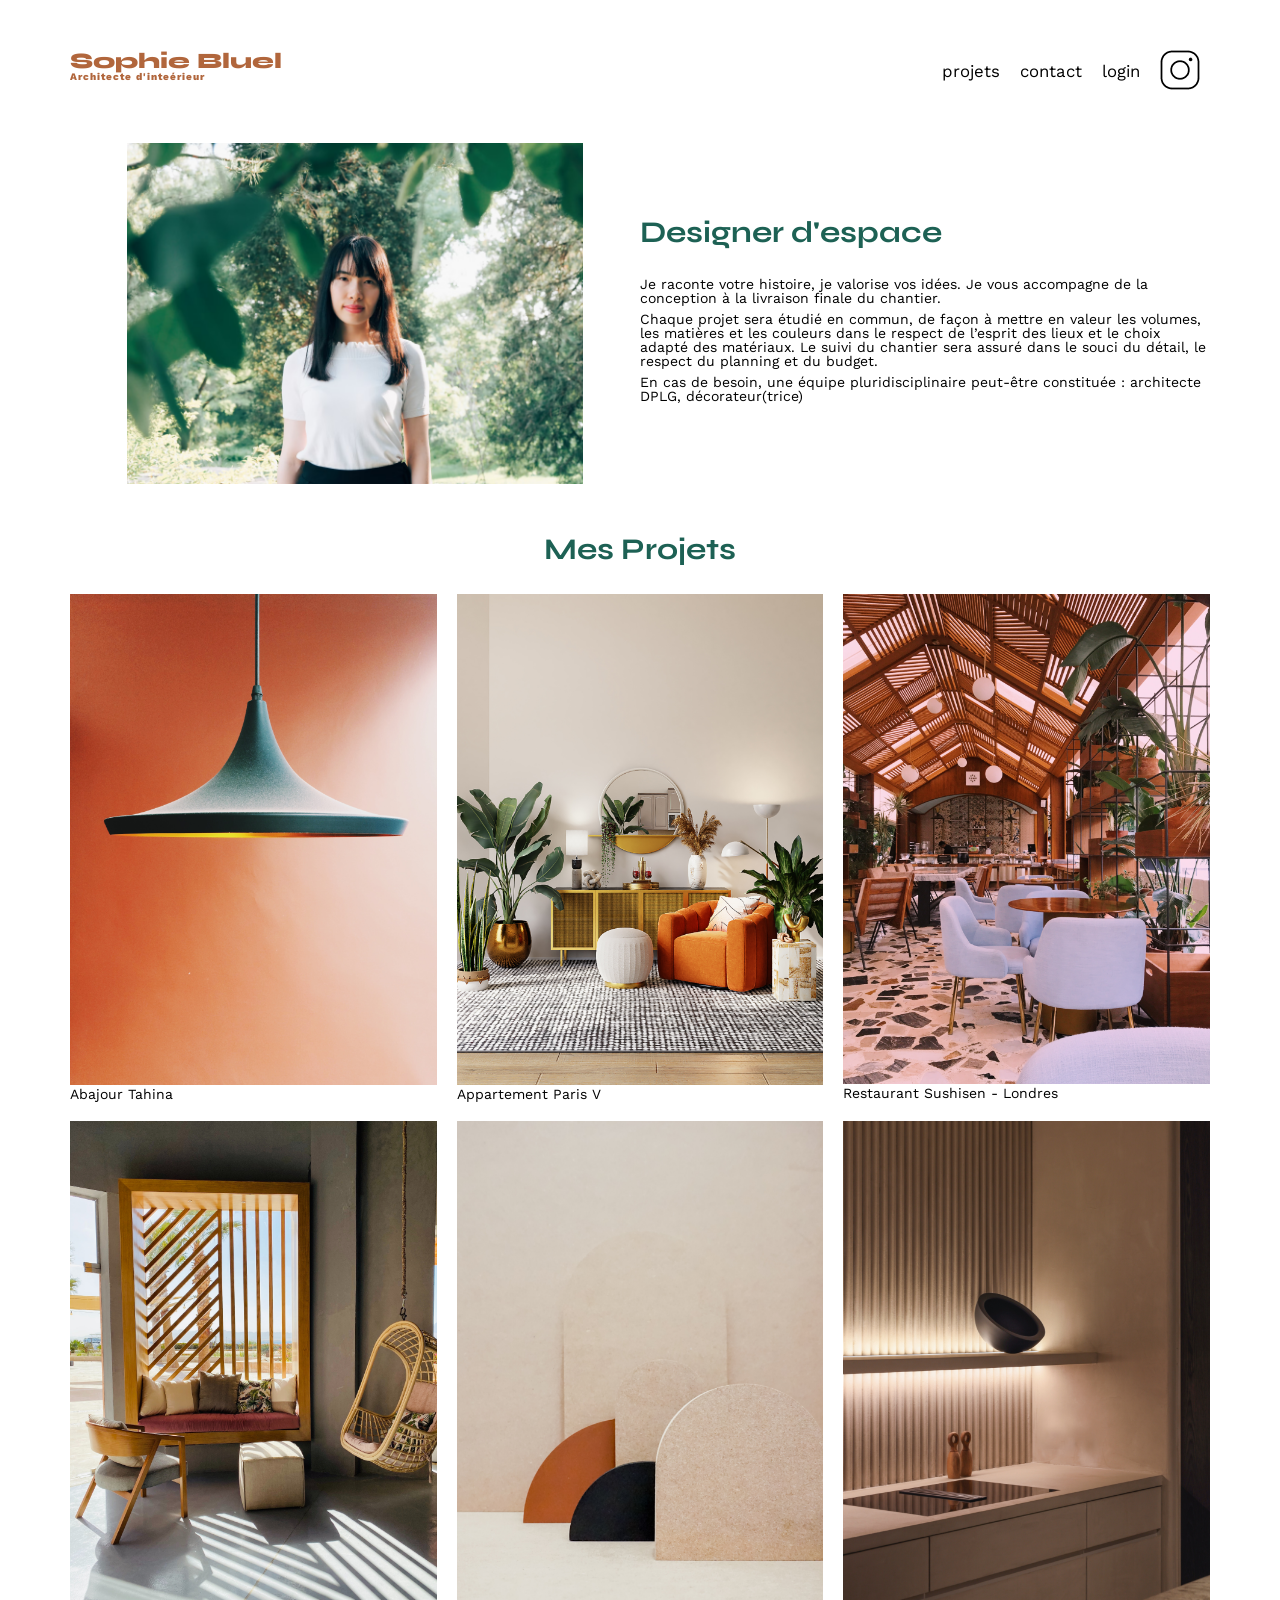
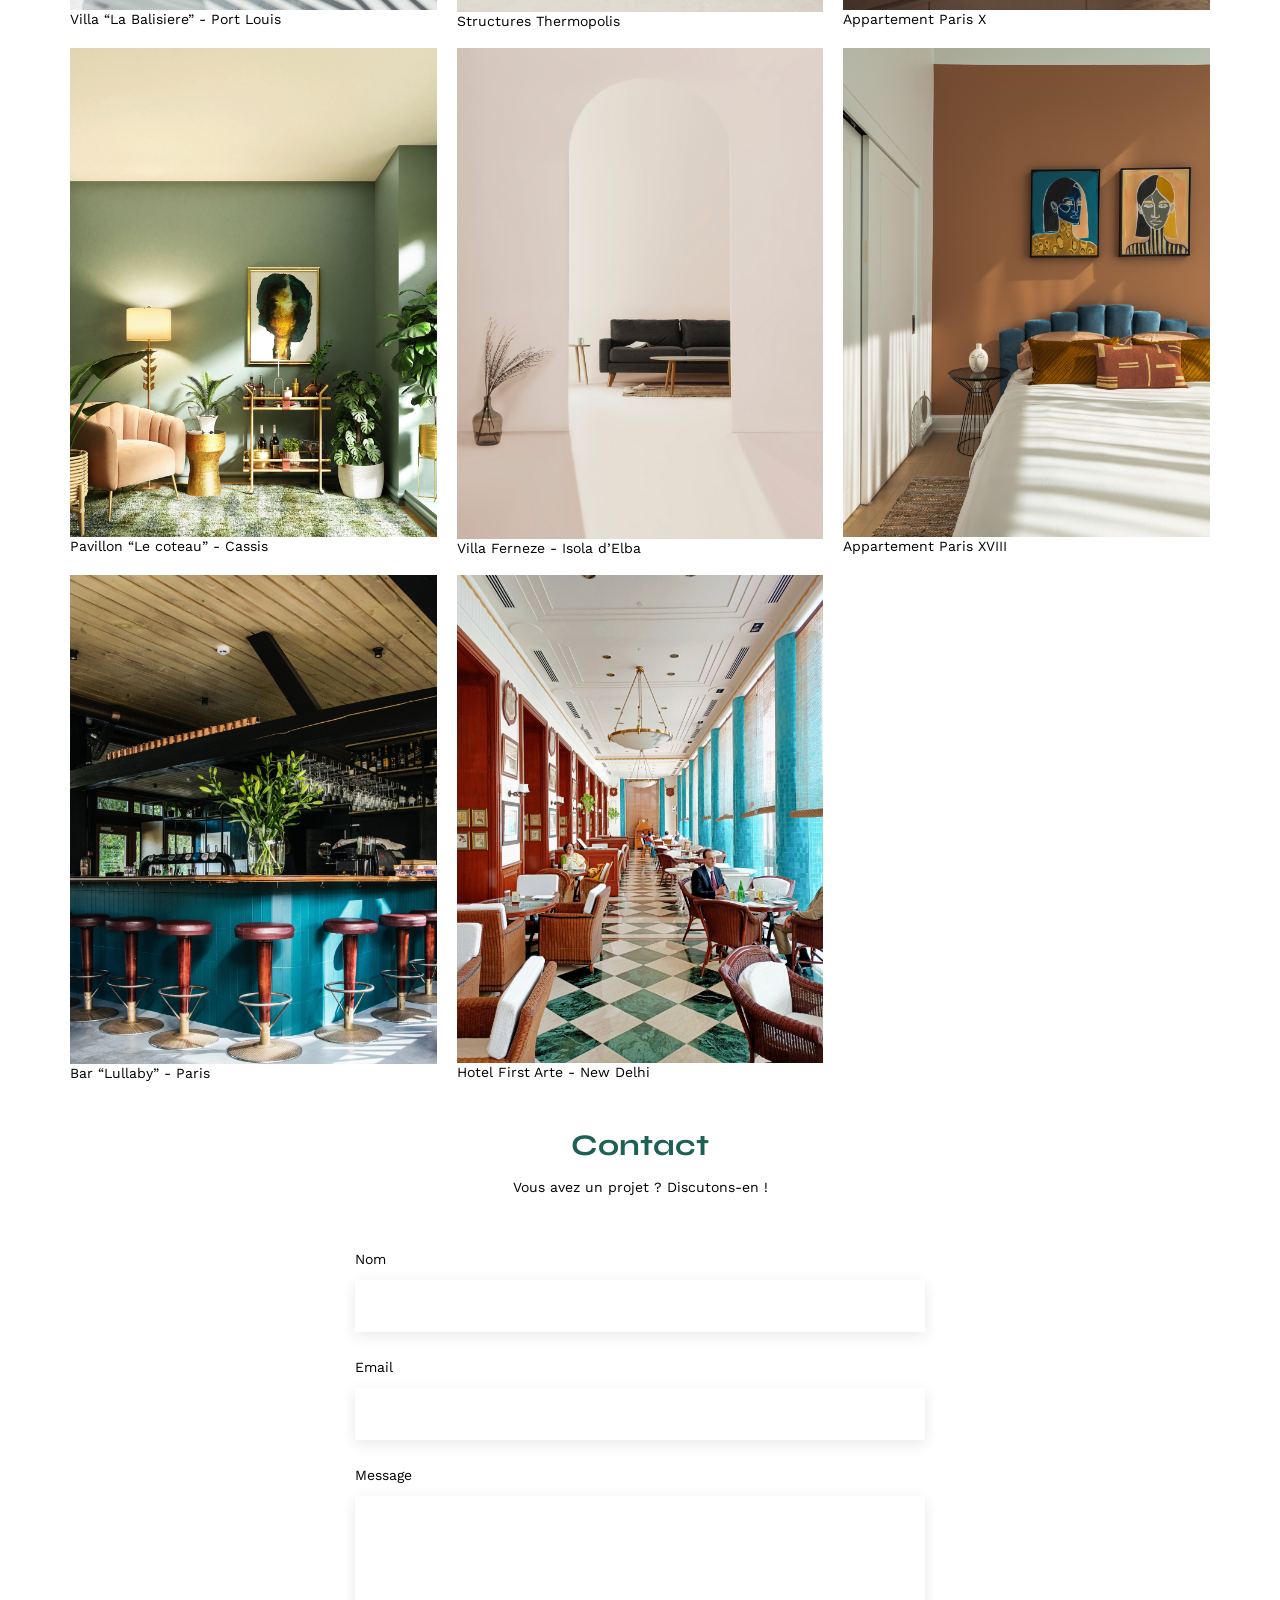
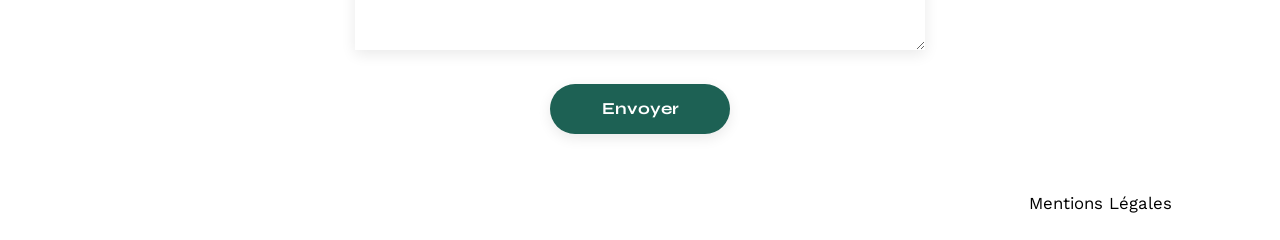
<file: Backend/Portfolio-architecte-sophie-bluel-master/FrontEnd/index.html>
<!DOCTYPE html>
<html lang="fr">
<head>
	<meta charset="UTF-8">
	<title>Sophie Bluel - Architecte d'intérieur</title>
	<meta name="viewport" content="width=device-width, initial-scale=1.0">
	<link rel="preconnect" href="https://fonts.googleapis.com">
	<link rel="preconnect" href="https://fonts.gstatic.com" crossorigin>
	<link href="https://fonts.googleapis.com/css2?family=Syne:wght@700;800&family=Work+Sans&display=swap" rel="stylesheet">
	<meta name="description" content="">
	<link rel="stylesheet" href="./assets/style.css">
</head>
<body>
<header>
	<h1>Sophie Bluel <span>Architecte d'inteérieur</span></h1>
	<nav>
		<ul>
			<li>projets</li>
			<li>contact</li>
			<li>login</li>
			<li><img src="./assets/icons/instagram.png" alt="Instagram"></li>
		</ul>
	</nav>
</header>
<main>
	<section id="introduction">
		<figure>
			<img src="./assets/images/sophie-bluel.png" alt="">
		</figure>
		<article>
			<h2>Designer d'espace</h2>
			<p>Je raconte votre histoire, je valorise vos idées. Je vous accompagne de la conception à la livraison finale du chantier.</p>
			<p>Chaque projet sera étudié en commun, de façon à mettre en valeur les volumes, les matières et les couleurs dans le respect de l’esprit des lieux et le choix adapté des matériaux. Le suivi du chantier sera assuré dans le souci du détail, le respect du planning et du budget.</p>
			<p>En cas de besoin, une équipe pluridisciplinaire peut-être constituée : architecte DPLG, décorateur(trice)</p>
		</article>
	</section>
	<section id="portfolio">
		<h2>Mes Projets</h2>
		<div class="gallery">
			<figure>
				<img src="assets/images/abajour-tahina.png" alt="Abajour Tahina">
				<figcaption>Abajour Tahina</figcaption>
			</figure>
			<figure>
				<img src="assets/images/appartement-paris-v.png" alt="Appartement Paris V">
				<figcaption>Appartement Paris V</figcaption>
			</figure>
			<figure>
				<img src="assets/images/restaurant-sushisen-londres.png" alt="Restaurant Sushisen - Londres">
				<figcaption>Restaurant Sushisen - Londres</figcaption>
			</figure>
			<figure>
				<img src="assets/images/la-balisiere.png" alt="Villa “La Balisiere” - Port Louis">
				<figcaption>Villa “La Balisiere” - Port Louis</figcaption>
			</figure>
			<figure>
				<img src="assets/images/structures-thermopolis.png" alt="Structures Thermopolis">
				<figcaption>Structures Thermopolis</figcaption>
			</figure>
			<figure>
				<img src="assets/images/appartement-paris-x.png" alt="Appartement Paris X">
				<figcaption>Appartement Paris X</figcaption>
			</figure>
			<figure>
				<img src="assets/images/le-coteau-cassis.png" alt="Pavillon “Le coteau” - Cassis">
				<figcaption>Pavillon “Le coteau” - Cassis</figcaption>
			</figure>
			<figure>
				<img src="assets/images/villa-ferneze.png" alt="Villa Ferneze - Isola d’Elba">
				<figcaption>Villa Ferneze - Isola d’Elba</figcaption>
			</figure>
			<figure>
				<img src="assets/images/appartement-paris-xviii.png" alt="Appartement Paris XVIII">
				<figcaption>Appartement Paris XVIII</figcaption>
			</figure>
			<figure>
				<img src="assets/images/bar-lullaby-paris.png" alt="Bar “Lullaby” - Paris">
				<figcaption>Bar “Lullaby” - Paris</figcaption>
			</figure>
			<figure>
				<img src="assets/images/hotel-first-arte-new-delhi.png" alt="Hotel First Arte - New Delhi">
				<figcaption>Hotel First Arte - New Delhi</figcaption>
			</figure>
		</div>
	</section>
	<section id="contact">
		<h2>Contact</h2>
		<p>Vous avez un projet ? Discutons-en !</p>
		<form action="#" method="post">
			<label for="name">Nom</label>
			<input type="text" name="name" id="name">
			<label for="email">Email</label>
			<input type="email" name="email" id="email">
			<label for="message">Message</label>
			<textarea name="message" id="message" cols="30" rows="10"></textarea>
			<input type="submit" value="Envoyer">
		</form>
	</section>
</main>

<footer>
	<nav>
		<ul>
			<li>Mentions Légales</li>
		</ul>
	</nav>
</footer>
</body>
</html>
</file>
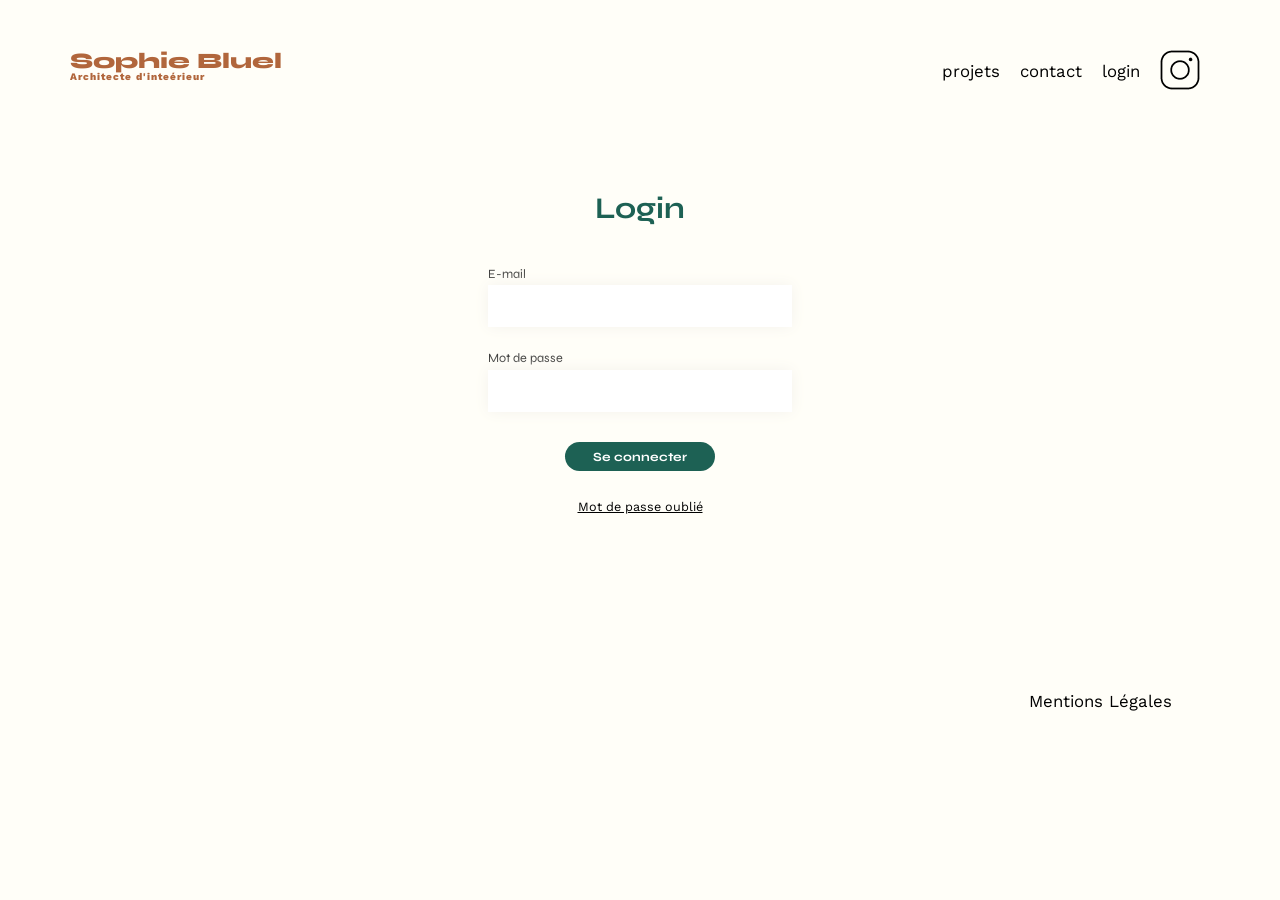
<file: FrontEnd/login.html>
<!DOCTYPE html>
<html lang="fr">
<head>
	<meta charset="UTF-8">
	<title>Login</title>
	<meta name="viewport" content="width=device-width, initial-scale=1.0">
	<link rel="preconnect" href="https://fonts.googleapis.com">
	<link rel="preconnect" href="https://fonts.gstatic.com" crossorigin>
	<link href="https://fonts.googleapis.com/css2?family=Syne:wght@700;800&family=Work+Sans&display=swap" rel="stylesheet">
	<meta name="description" content="">
	<link rel="stylesheet" href="./assets/style.css">
</head>
<body>
    <header>
        <h1>Sophie Bluel <span>Architecte d'inteérieur</span></h1>
        <nav>
            <ul>
                <a href="index.html">projets</a>
                <a href="index.html#contact">contact</a>
                <a href="login.html">login</a>
                <li><img src="./assets/icons/instagram.png" alt="Instagram"></li>
            </ul>
        </nav>
    </header>

    <main>
        <section id="connexion">
            <h2>Login</h2>
            <form class="loginForm" action="#" method="#">
                <div class="connexionForm">
                    <label for="email">E-mail</label>
                    <input type="email" name="email" id="email" required>
                </div>
                <div class="connexionForm">
                    <label for="password">Mot de passe</label>
                    <input type="password" name="password" id="password" required>
                </div>
                <input class="submitBtn" type="submit" id="submitUserInfo" value="Se connecter">
                <a href="#">Mot de passe oublié</a>
            </form>

        </section>
    </main>

    <footer>
        <nav>
            <ul>
                <li>Mentions Légales</li>
            </ul>
        </nav>
    </footer>
</body>
<script src="Javascript/login.js"></script>
</html>
</file>
<file: Backend/Portfolio-architecte-sophie-bluel-master/FrontEnd/assets/style.css>
/* http://meyerweb.com/eric/tools/css/reset/
   v2.0 | 20110126
   License: none (public domain)
*/

html, body, div, span, applet, object, iframe,
h1, h2, h3, h4, h5, h6, p, blockquote, pre,
a, abbr, acronym, address, big, cite, code,
del, dfn, em, img, ins, kbd, q, s, samp,
small, strike, strong, sub, sup, tt, var,
b, u, i, center,
dl, dt, dd, ol, ul, li,
fieldset, form, label, legend,
table, caption, tbody, tfoot, thead, tr, th, td,
article, aside, canvas, details, embed,
figure, figcaption, footer, header, hgroup,
menu, nav, output, ruby, section, summary,
time, mark, audio, video {
	margin: 0;
	padding: 0;
	border: 0;
	font-size: 100%;
	font: inherit;
	vertical-align: baseline;
}
/* HTML5 display-role reset for older browsers */
article, aside, details, figcaption, figure,
footer, header, hgroup, menu, nav, section {
	display: block;
}
body {
	line-height: 1;
}
ol, ul {
	list-style: none;
}
blockquote, q {
	quotes: none;
}
blockquote:before, blockquote:after,
q:before, q:after {
	content: '';
	content: none;
}
table {
	border-collapse: collapse;
	border-spacing: 0;
}
/** end reset css**/
body {
	max-width: 1140px;
	margin:auto;
	font-family: 'Work Sans' ;
	font-size: 14px;
}
header {
	display: flex;
	justify-content: space-between;
	margin: 50px 0
}
section {
	margin: 50px 0
}

h1{
	display: flex;
	flex-direction: column;
	font-family: 'Syne';
	font-size: 22px;
	font-weight: 800;
	color: #B1663C
}

h1 > span {
	font-family: 'Work Sans';
	font-size:10px;
	letter-spacing: 0.1em;
;
}

h2{
	font-family: 'Syne';
	font-weight: 700;
	font-size: 30px;
	color: #1D6154
}
nav ul {
	display: flex;
	align-items: center;
	list-style-type: none;

}
nav li {
	padding: 0 10px;
	font-size: 1.2em;
}

li:hover {
	color: #B1663C;
}
#introduction {
	display: flex;
	align-items: center;
}
#introduction figure {
	flex: 1
}
#introduction img {
	display: block;
	margin: auto;
	width: 80%;
}

#introduction article {
	flex: 1
}
#introduction h2 {
	margin-bottom: 1em;
}

#introduction p {
	margin-bottom: 0.5em;
}
#portfolio h2 {
	text-align: center;
	margin-bottom: 1em;
}
.gallery {
	width: 100%;
	display: grid;
	grid-template-columns: 1fr 1fr 1fr;
	grid-column-gap: 20px;
	grid-row-gap: 20px;
}

.gallery img {
	width: 100%;

}
#contact {
	width: 50%;
margin: auto;
}
#contact > * {
	text-align: center;

}
#contact h2{
	margin-bottom: 20px;
}
#contact form {
	text-align: left;
	margin-top:30px;
	display: flex;
	flex-direction: column;
}

#contact input {
	height: 50px;
	font-size: 1.2em;
	border: none;
	box-shadow: 0px 4px 14px rgba(0, 0, 0, 0.09);
}
#contact label {
	margin: 2em 0 1em 0;
}
#contact textarea {
	border: none;
	box-shadow: 0px 4px 14px rgba(0, 0, 0, 0.09);
}

input[type="submit"]{
	font-family: 'Syne';
	font-weight: 700;
	color: white;
	background-color: #1D6154;
	margin : 2em auto ;
	width: 180px;
	text-align: center;
	border-radius: 60px ;
}

footer nav ul {
	display: flex;
	justify-content: flex-end;
	margin: 2em
}
</file>
<file: FrontEnd/assets/style.css>
html, body, div, span, applet, object, iframe,
h1, h2, h3, h4, h5, h6, p, blockquote, pre,
a, abbr, acronym, address, big, cite, code,
del, dfn, em, img, ins, kbd, q, s, samp,
small, strike, strong, sub, sup, tt, var,
b, u, i, center,
dl, dt, dd, ol, ul, li,
fieldset, form, label, legend,
table, caption, tbody, tfoot, thead, tr, th, td,
article, aside, canvas, details, embed,
figure, figcaption, footer, header, hgroup,
menu, nav, output, ruby, section, summary,
time, mark, audio, video {
	margin: 0;
	padding: 0;
	border: 0;
	font-size: 100%;
	font: inherit;
	vertical-align: baseline;
}

article, aside, details, figcaption, figure,
footer, header, hgroup, menu, nav, section {
	display: block;
}
body {
	line-height: 1;
}
ol, ul {
	list-style: none;
}
blockquote, q {
	quotes: none;
}
blockquote:before, blockquote:after,
q:before, q:after {
	content: '';
	content: none;
}
table {
	border-collapse: collapse;
	border-spacing: 0;
}

body {
	max-width: 1140px;
	margin:auto;
	font-family: 'Work Sans' ;
	font-size: 14px;
}
header {
	display: flex;
	justify-content: space-between;
	margin: 50px 0
}
section {
	margin: 50px 0
}

h1{
	display: flex;
	flex-direction: column;
	font-family: 'Syne';
	font-size: 22px;
	font-weight: 800;
	color: #B1663C
}

h1 > span {
	font-family: 'Work Sans';
	font-size:10px;
	letter-spacing: 0.1em;
;
}

h2{
	font-family: 'Syne';
	font-weight: 700;
	font-size: 30px;
	color: #1D6154
}
nav ul {
	display: flex;
	align-items: center;
	list-style-type: none;

}
nav li,a {
	padding: 0 10px;
	font-size: 1.2em;
	text-decoration: none;
	color: black;
}

ul a:hover {
	color: #B1663C;
}


#introduction {
	display: flex;
	align-items: center;
}
#introduction figure {
	flex: 1
}
#introduction img {
	display: block;
	margin: auto;
	width: 80%;
}

#introduction article {
	flex: 1
}
#introduction h2 {
	margin-bottom: 1em;
}

#introduction p {
	margin-bottom: 0.5em;
}
#portfolio h2 {
	text-align: center;
	margin-bottom: 1em;
}
.gallery {
	width: 100%;
	display: grid;
	grid-template-columns: 1fr 1fr 1fr;
	grid-column-gap: 20px;
	grid-row-gap: 30px;
}

.gallery figure{
	width: 100%;
	height: 505px;
}

.gallery img{
	width: 100%;
	height: 100%;
	object-fit: cover;
}
#contact {
	width: 50%;
margin: auto;
}
#contact > * {
	text-align: center;

}
#contact h2{
	margin-bottom: 20px;
}
#contact form {
	text-align: left;
	margin-top:30px;
	display: flex;
	flex-direction: column;
}

#contact input {
	height: 50px;
	font-size: 1.2em;
	border: none;
	box-shadow: 0px 4px 14px rgba(0, 0, 0, 0.09);
}
#contact label {
	margin: 2em 0 1em 0;
}
#contact textarea {
	border: none;
	box-shadow: 0px 4px 14px rgba(0, 0, 0, 0.09);
}

input[type="submit"]{
	font-family: 'Syne';
	font-weight: 700;
	color: white;
	background-color: #1D6154;
	margin : 2em auto ;
	width: 180px;
	text-align: center;
	border-radius: 60px ;
}

footer nav ul {
	display: flex;
	justify-content: flex-end;
	margin: 2em
}


/*filtre*/

.filtre{
	display: flex;
	justify-content: center;
	margin-bottom: 30px;
}

.bouton-css{
	font-family: 'Syne';
	font-size: 0.9em;
	color: #1D6154;
	background-color: white;
	border-color: #1D6154;
	border-width: 1px;
	text-align: center;
	border-radius: 60px ;
	padding: 7px 20px 7px 20px;
	margin-top: 30px;
	margin-right: 10px;
	margin-bottom: 25px;
}

.bouton-css:focus, .bouton-css.selected{
	background-color: #1D6154;
	color: white;
	border-width: 0px;
}

button[autofocus] {
	outline: none;
  }


/* login */

body{
	background-color: rgba(255,254,248,255);
}

#logout{
	display: none;
}

#login{
	display:block
}


#connexion{
	display: flex;
	flex-direction: column;
	align-items: center;
	height: 450px;
	margin-top: 100px;

}

#connexion h2{
	margin-bottom: 20px;
}

#connexion form{
	display: flex;
	flex-direction: column;
	align-items: center;
}

.connexionForm{
	display: flex;
	flex-direction: column;
	margin-top: 25px;
}

#connexion button{
	margin-top: 25px;
}

#email, #password{
	width: 300px;
	height: 40px;
	box-shadow: 0px 0px 15px rgba(244,243,237,255);
	border-width: 0px;
	
}

#connexion label{
	font-family: 'Syne';
	font-size: 0.9em;
	color: rgba(0, 0, 0, 0.756);
	margin-bottom: 5px;

}

#submitUserInfo{
	font-family: 'Syne';
	font-size: 0.9em;
	color: white;
	background-color: #1D6154;
	border-width: 0px;
	text-align: center;
	border-radius: 60px ;
	padding: 7px 25px 7px 25px;
	width: 150px;
	margin-top: 30px;
	cursor: pointer;
}

#connexion a{
	margin-top: 5px;
	font-size: 0.9em;
	text-decoration: underline;
}

/* admin mode */

#admin-logged{
	width: 100%;
	background-color: black;
	display: flex;
	align-items: center;
	justify-content: center;
	margin-top: 0px;
	height: 50px;
}

#logo-edition{
	display: flex;
	align-items: baseline;
}

#admin-logged i{
	font-size: 1.1em;
	color: white;

}
#admin-logged p{
	color: white;
	margin-left: 5px;
}

#admin-logged button{
	margin-left: 15px;
	border-radius: 60px ;
	padding: 9px 20px 9px 20px;
	font-family: 'Work Sans';
	font-weight: 600;
	border-width: 0px;
}


#figure-modify{
	display: flex;
	width: 80%;
	margin: auto;
	margin-top: 15px;
}

#figure-modify-a{
	display: flex;
	width: 80%;
	margin-bottom: 10px;
}

#figure-modify i{
	font-size: 1.2em;
}


#portfolio-modify{
	display: flex;
	justify-content: center;
	align-items: baseline;
}

#portfolio-modify i{
	margin-left: 30px;
	font-size: 1.2em;
}



/* Modale */

#modal {
	display: none;
	position: fixed;
	z-index: 1;
	left: 0;
	top: 0;
	width: 100%;
	height: 100%;
	overflow: auto;
	
  }
  
  #modal-content {
	background-color: #fff;
	margin: 15% auto;
	padding: 20px;
	border: 1px solid #888;
	border-radius: 10px;
	width: 80%;
	max-width: 650px;
	text-align: center;
	position: relative;
	max-height: 670px;
	display: flex;
	flex-direction: column;
	align-items: center;
  }

  #modal-content h2{
	color: black;
	margin-top: 20px;
	font-weight: lighter;
  }


  #modal-close {
	position: absolute;
	top: 20px;
	right: 20px;
	width: 30px;
	height: 30px;
	cursor: pointer;
	background: none;
	border: none;
	padding: 0;
  }
  
  #modal-close i {
	font-size: 1.3em;
	display: block;
  }

  .gallery-modal {
	display: grid;
	grid-template-columns: repeat(5, 1fr);
	grid-template-rows: repeat(3, auto);
	grid-row-gap: 20px;
	grid-column-gap: 10px;
	margin: 40px 80px 0px 80px;
	padding-bottom: 30px;
	border-bottom: solid 2px #d0d0d0;
  }

  .gallery-modal figure {
    position: relative;
	height: 135px;
}
  
  .gallery-modal img {
	max-width: 100%;
	height: 100%;
	object-fit: cover;
  }

  #new-photo{
	font-family: 'Syne';
    font-weight: 700;
    color: white;
    background-color: #1D6154;
    padding: 10px 25px 10px 25px;
    width: 230px;
    text-align: center;
    border-radius: 60px;
	border-width: 0px;
    margin-top: 30px;
	cursor: pointer;
  }

  #delete-gallery {
	color: #e03232; 
	background-color: transparent; 
	border: none; 
	padding: 0; 
	font-size: inherit; 
	font-family: inherit; 
	cursor: pointer; 
	margin-top: 20px;
  }


.gallery-modal figure i {
    position: absolute;
    color: white;
    top: 3px;
    right: 3px;
    width: 15px;
    height: 15px;
    cursor: pointer;
    padding: 4px;
    background-color: black;
    border: none;
	border-radius: 5px;
}

/*modal form*/

#modal-photo {
	background-color: #fff;
	margin: 15% auto;
	padding: 20px;
	border: 1px solid #888;
	border-radius: 10px;
	width: 80%;
	max-width: 650px;
	text-align: center;
	position: relative;
	max-height: 660px;
	display: flex;
	flex-direction: column;
	align-items: center;
  }

  #modal-photo h2{
	color: black;
	margin-top: 20px;
	font-weight: lighter;
  }

  #modal-return {
	position: absolute;
	top: 20px;
	left: 20px;
	width: 30px;
	height: 30px;
	cursor: pointer;
	background: none;
	border: none;
	padding: 0;
  }

  #modal-return i {
	font-size: 1.3em;
	display: block;
  }

  #modal-photo-close {
	position: absolute;
	top: 20px;
	right: 20px;
	width: 30px;
	height: 30px;
	cursor: pointer;
	background: none;
	border: none;
	padding: 0;
  }

  #modal-photo-close i {
	font-size: 1.3em;
	display: block;
  }

  #modal-photo form{
	display: flex;
	flex-direction: column;
	padding: 30px 100px 30px 100px
  }

  #form-photo-div{
	height: 180px;
	display: flex;
	flex-direction: column;
	justify-content: center;
    align-items: center;
	background-color: #e8f1f6;
  }
  #form-photo-div i{
	font-size: 4.5em;
  }

  #label-image{
	padding: 13px 30px 13px 30px;
	background-color: #cbd6dc;
	border-radius: 25px;
	color: #376b89;
	margin-top: 17px;
	cursor: pointer;
  }

  #form-photo-div p {
	font-size: 0.9em;
	color: #575859;
	margin-top: 7px;
  }

  .modal-photo-input{
	display: flex;
	flex-direction: column;
	margin-top: 25px;
	align-items: start;
  }

  #modal-photo-category, #modal-photo-title{
	width: 100%;
    height: 37px;
    box-shadow: 0px 0px 15px rgb(233, 233, 228);
    border-width: 0px;
    margin-top: 10px;
	padding-left: 13px;
  }

  #barre-grise{
	padding-bottom: 45px;
	border-bottom: solid 2px #d0d0d0;
  }

  #modal-valider{
	font-family: 'Syne';
    font-weight: 700;
    color: white;
    background-color: #6f717099;
    padding: 10px 25px 10px 25px;
    width: 230px;
	border-width: 0px;
    text-align: center;
    border-radius: 60px;
    margin-top: 30px;
	cursor: pointer;
  }
</file>
